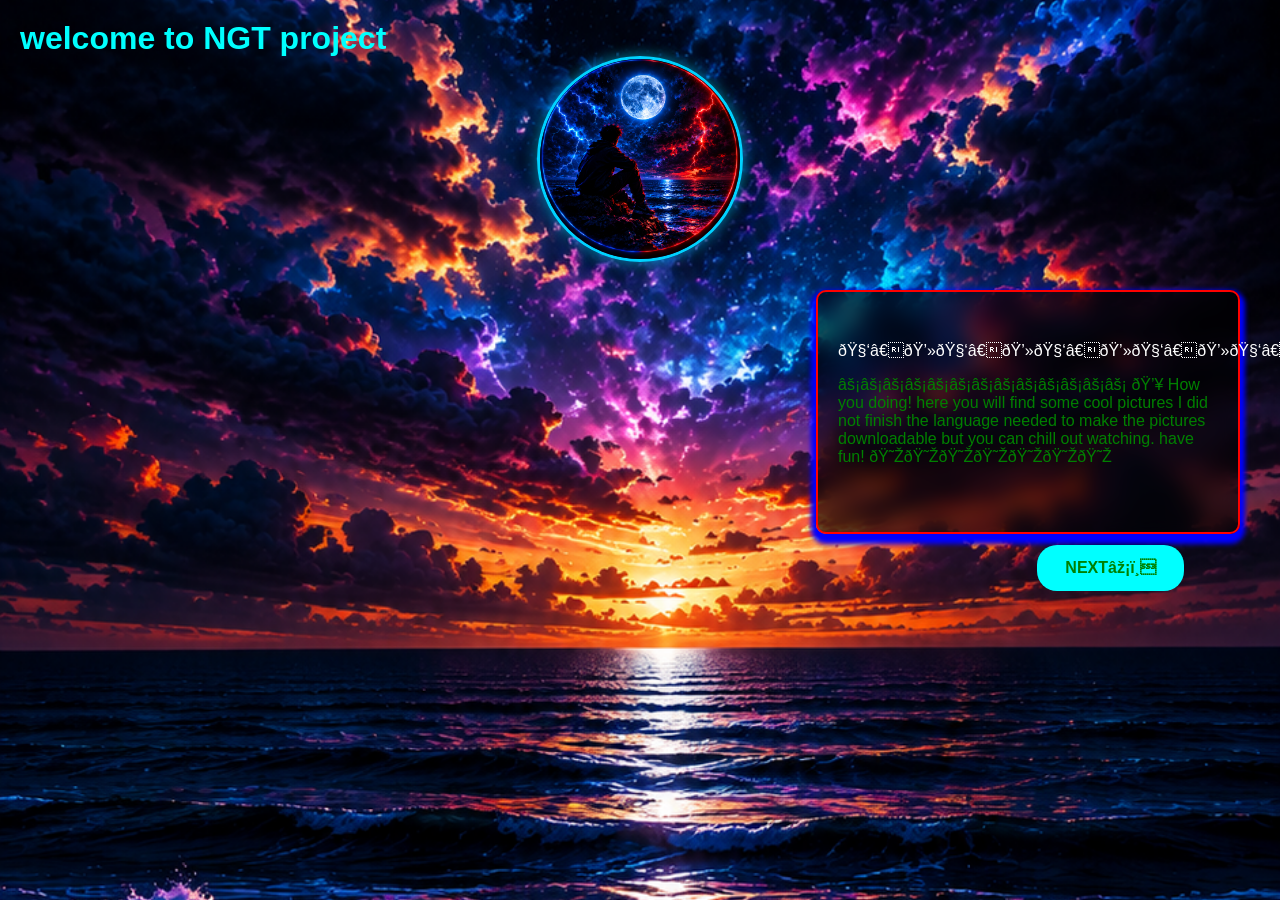
<file: index.html>
<!doctypehtml>
   <html>
       <head> 
           <metacharset="UTF-8">
     <meta name="viewport" content="width=device-width, initial-scale=1.0">
         <link rel="stylesheet" href="style.css">
         <title>my2project</title>
       </head>
       <body>
           <br<br>
        <h1>welcome to NGT project</h1>  
         <br><br>  
        <div class="card">
            🧑‍💻🧑‍💻🧑‍💻🧑‍💻🧑‍💻🧑‍💻🧑‍💻🧑‍💻🧑‍💻🧑‍💻🧑‍💻🧑‍💻🧑‍💻
                 <p>
          ⚡⚡⚡⚡⚡⚡⚡⚡⚡⚡⚡⚡⚡
     💥 How you doing! here you will find some cool pictures I did not finish the language needed to make the pictures downloadable but you can chill out watching. have 
      fun! 😎😎😎😎😎😎😎
            </p>    
      <a href ="Next.html"><button>NEXT➡️</button></a>
        </div> 
         <img src="myphoto2.png" alt="my profile picture" class="profile-pic">
       </body>
       </html>
</file>
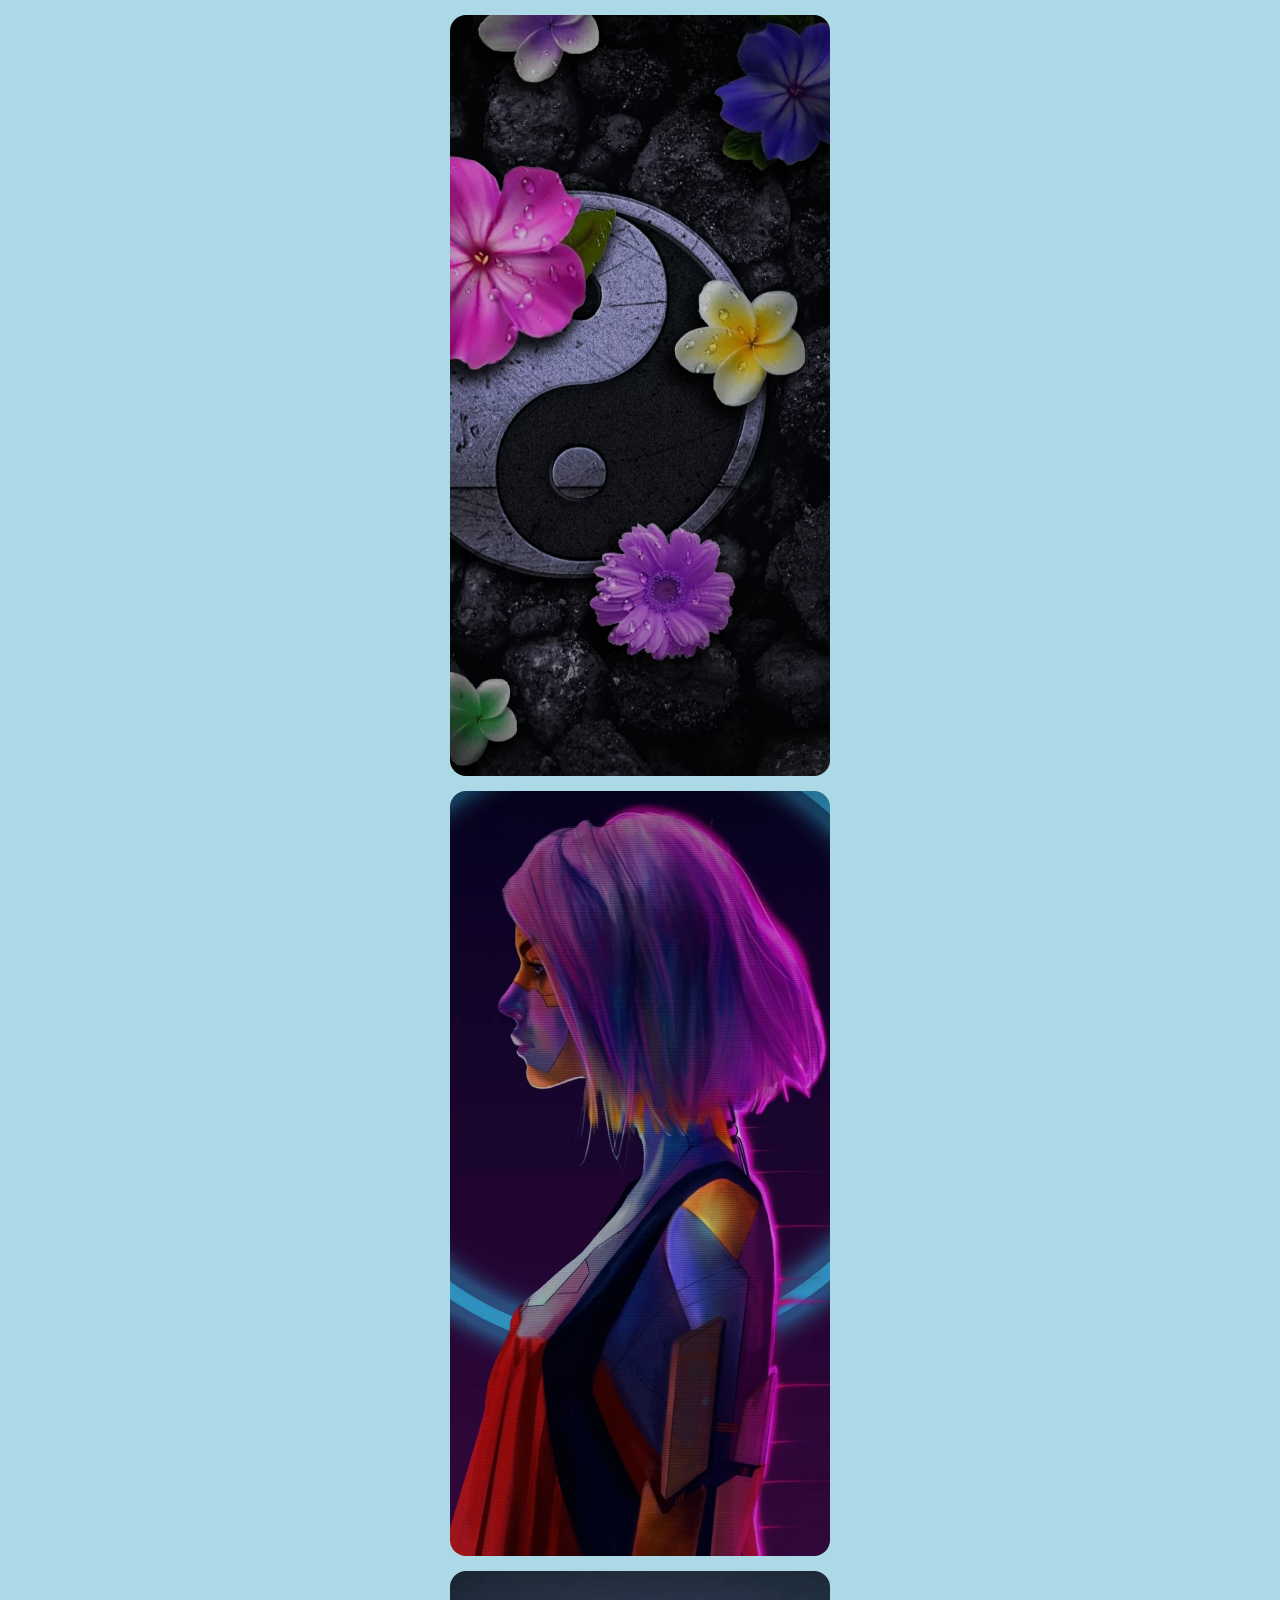
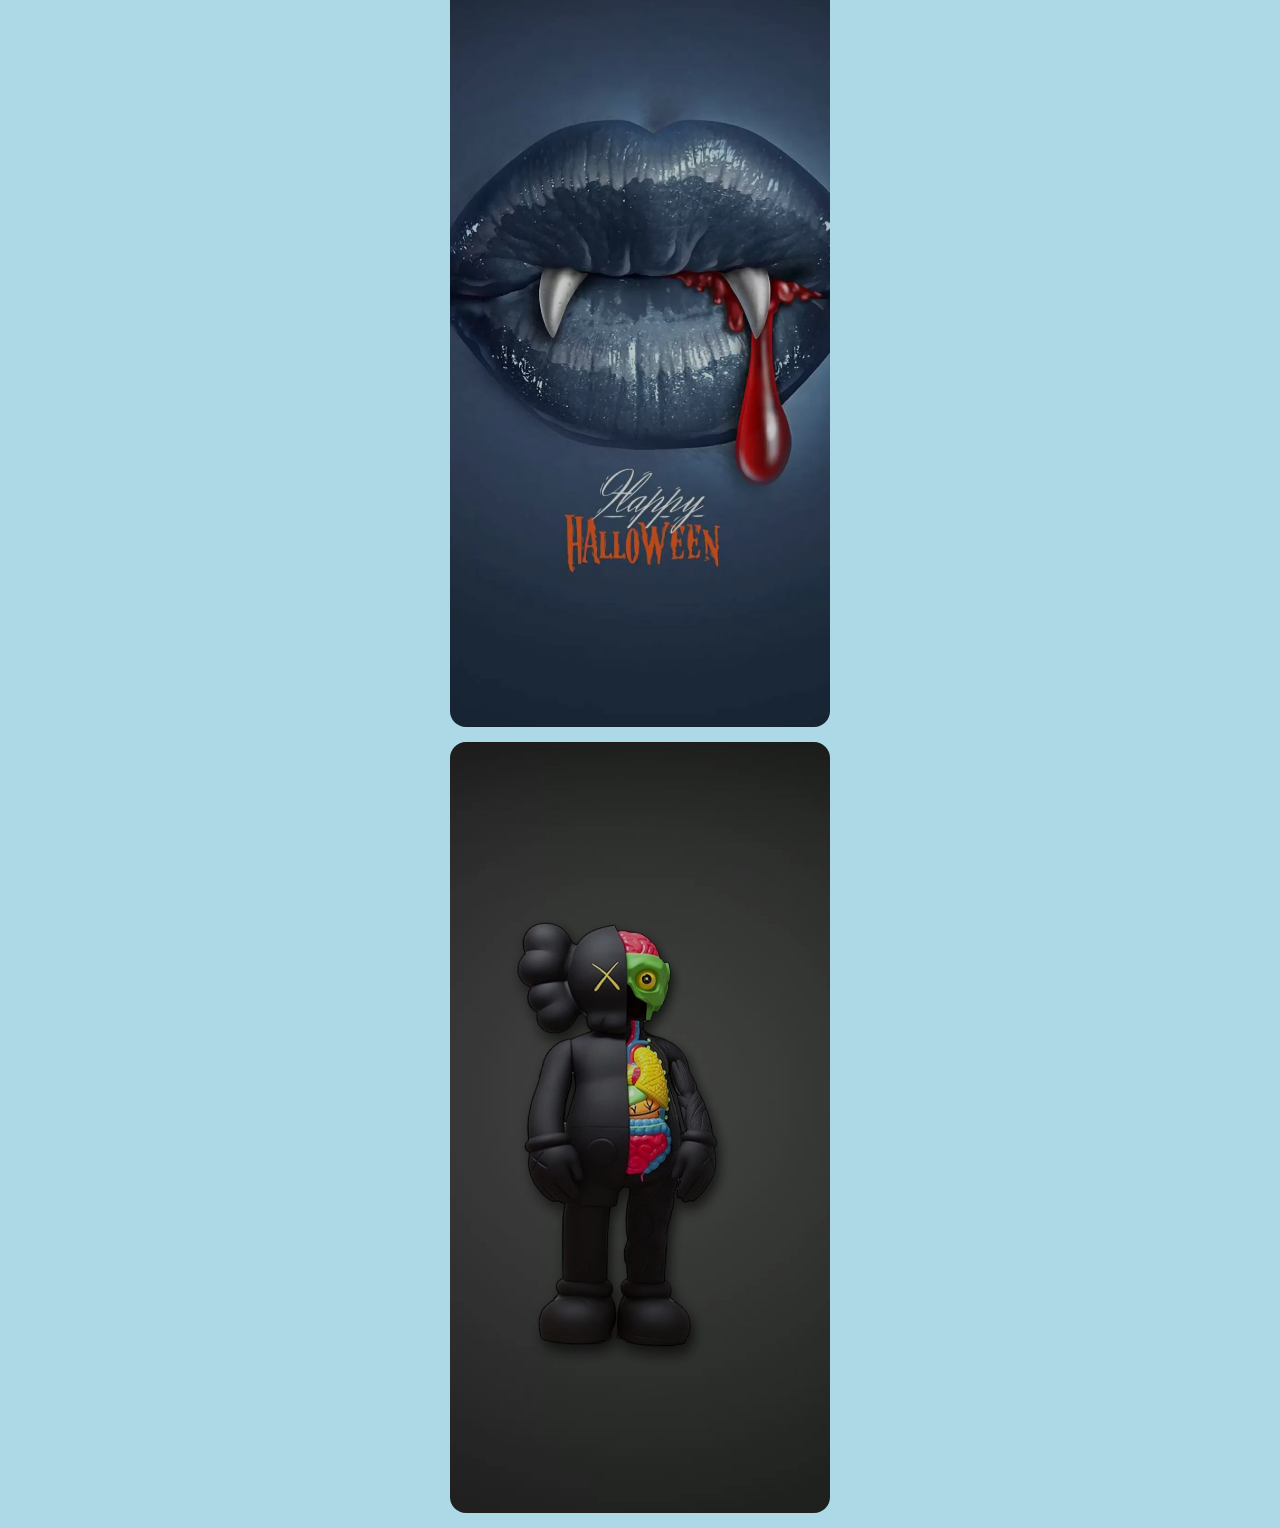
<file: abstract.html>
<!doctypehtml>
<html>
    <head>
       <meta name="viewport" content="width=device-width, initial-scale=1.0">  
    <link rel="stylesheet" href="all.css">
    <title>abstruct</title>
    </head>
    <body>
     <img src="you1.jpg" rel="my profile picture">
    <img src="you2.jpg" rel="my profile picture">
    <img src="you3.jpg" rel="my profile picture">
    <img src="you4.jpg" rel="my profile picture">
    </body>
    </body>
</html>
</file>
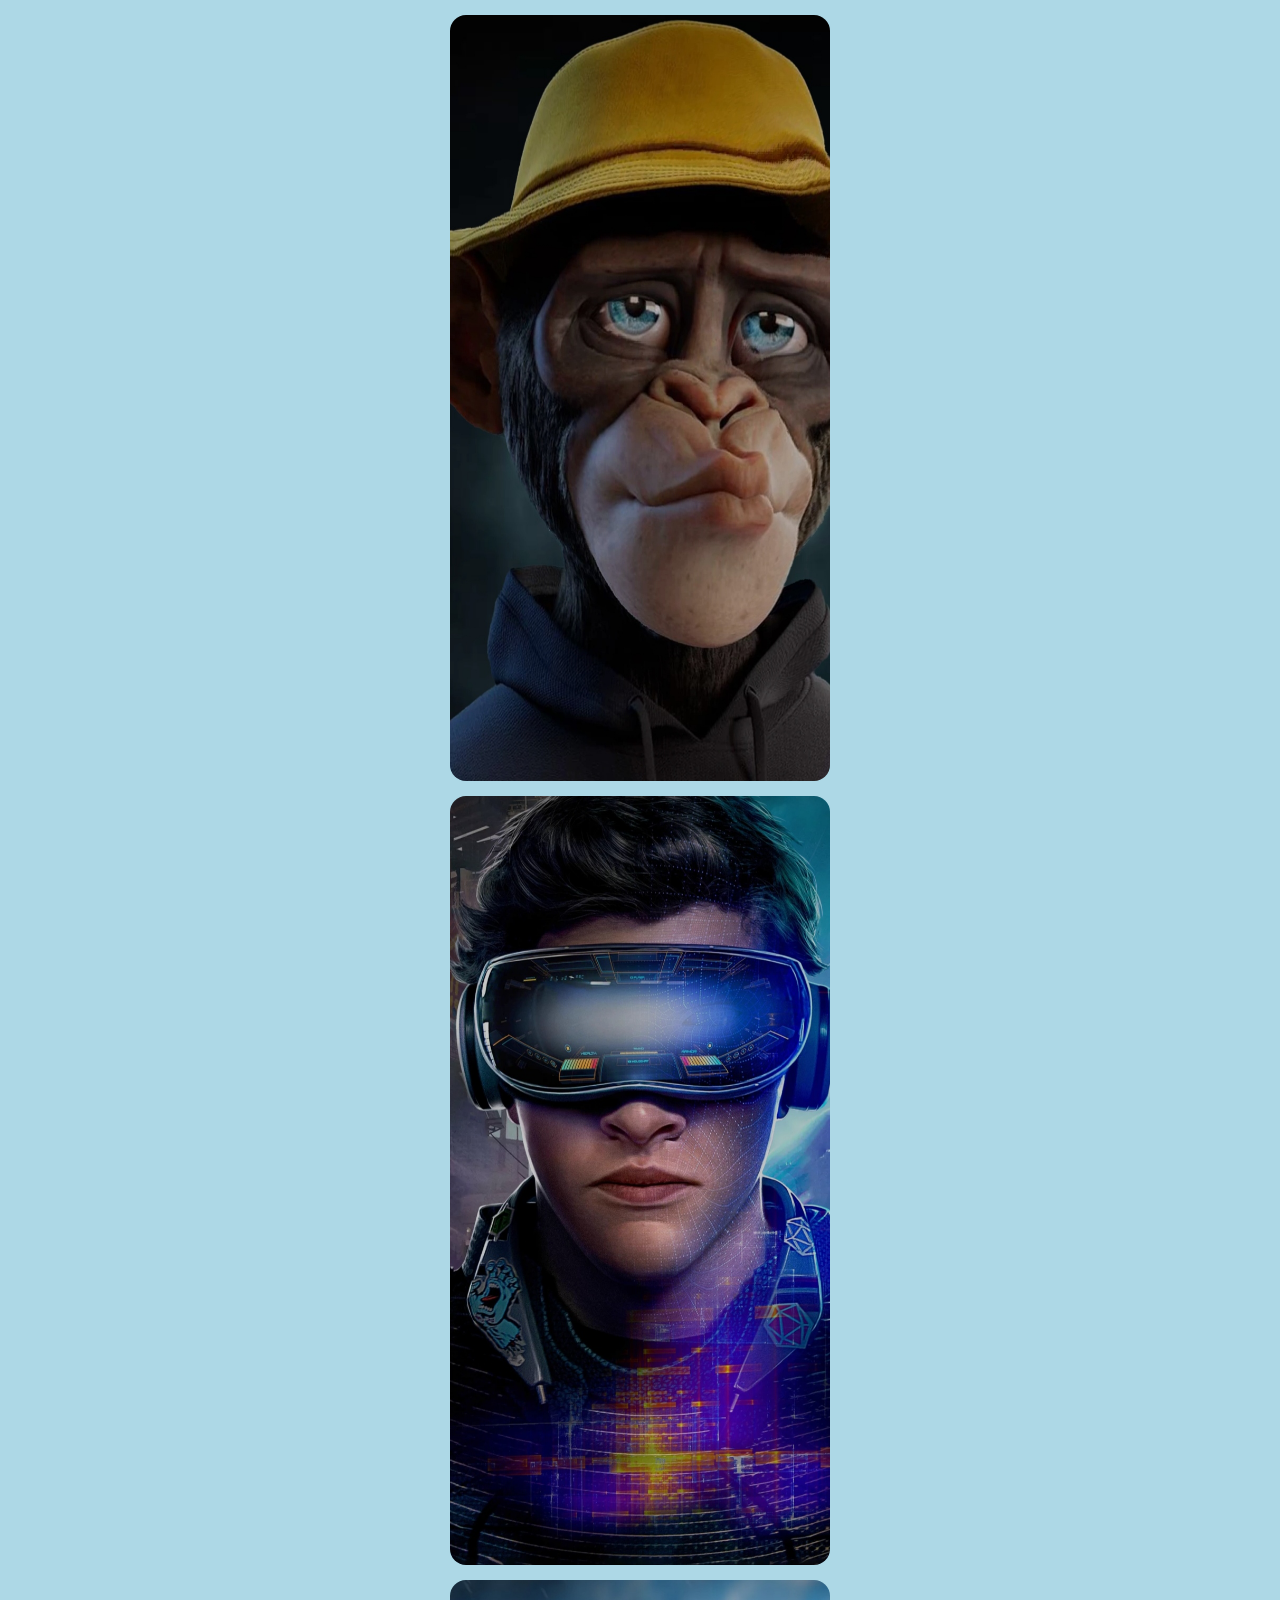
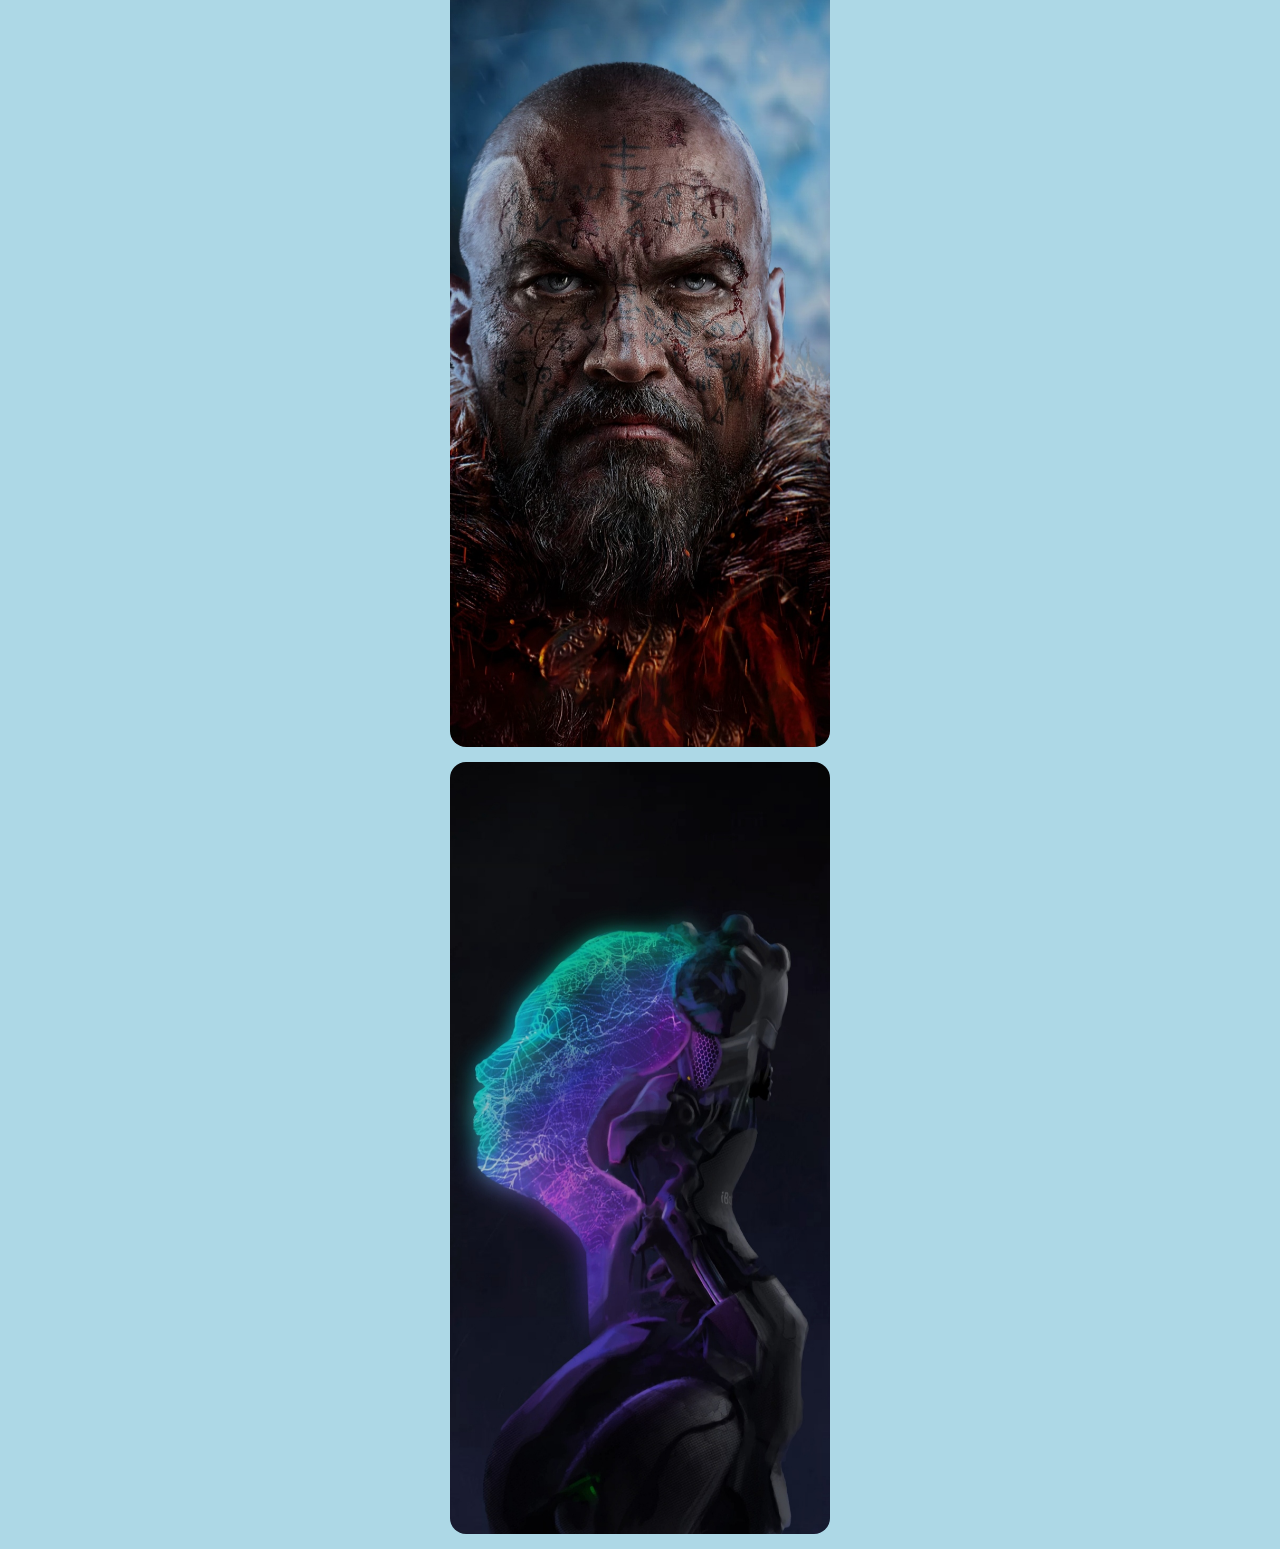
<file: fantasy.html>
<!doctypehtml>
<html>
    <head>
       <meta name="viewport" content="width=device-width, initial-scale=1.0">  
    <link rel="stylesheet" href="all.css">
    <title>picture</title>
    </head>
    <body>
    <img src="hi1.jpg" rel="my profile picture">
    <img src="hi2.jpg" rel="my profile picture">
    <img src="hi3.jpg" rel="my profile picture">
    <img src="hi4.jpg" rel="my profile picture">
    </body>
</html>
</file>
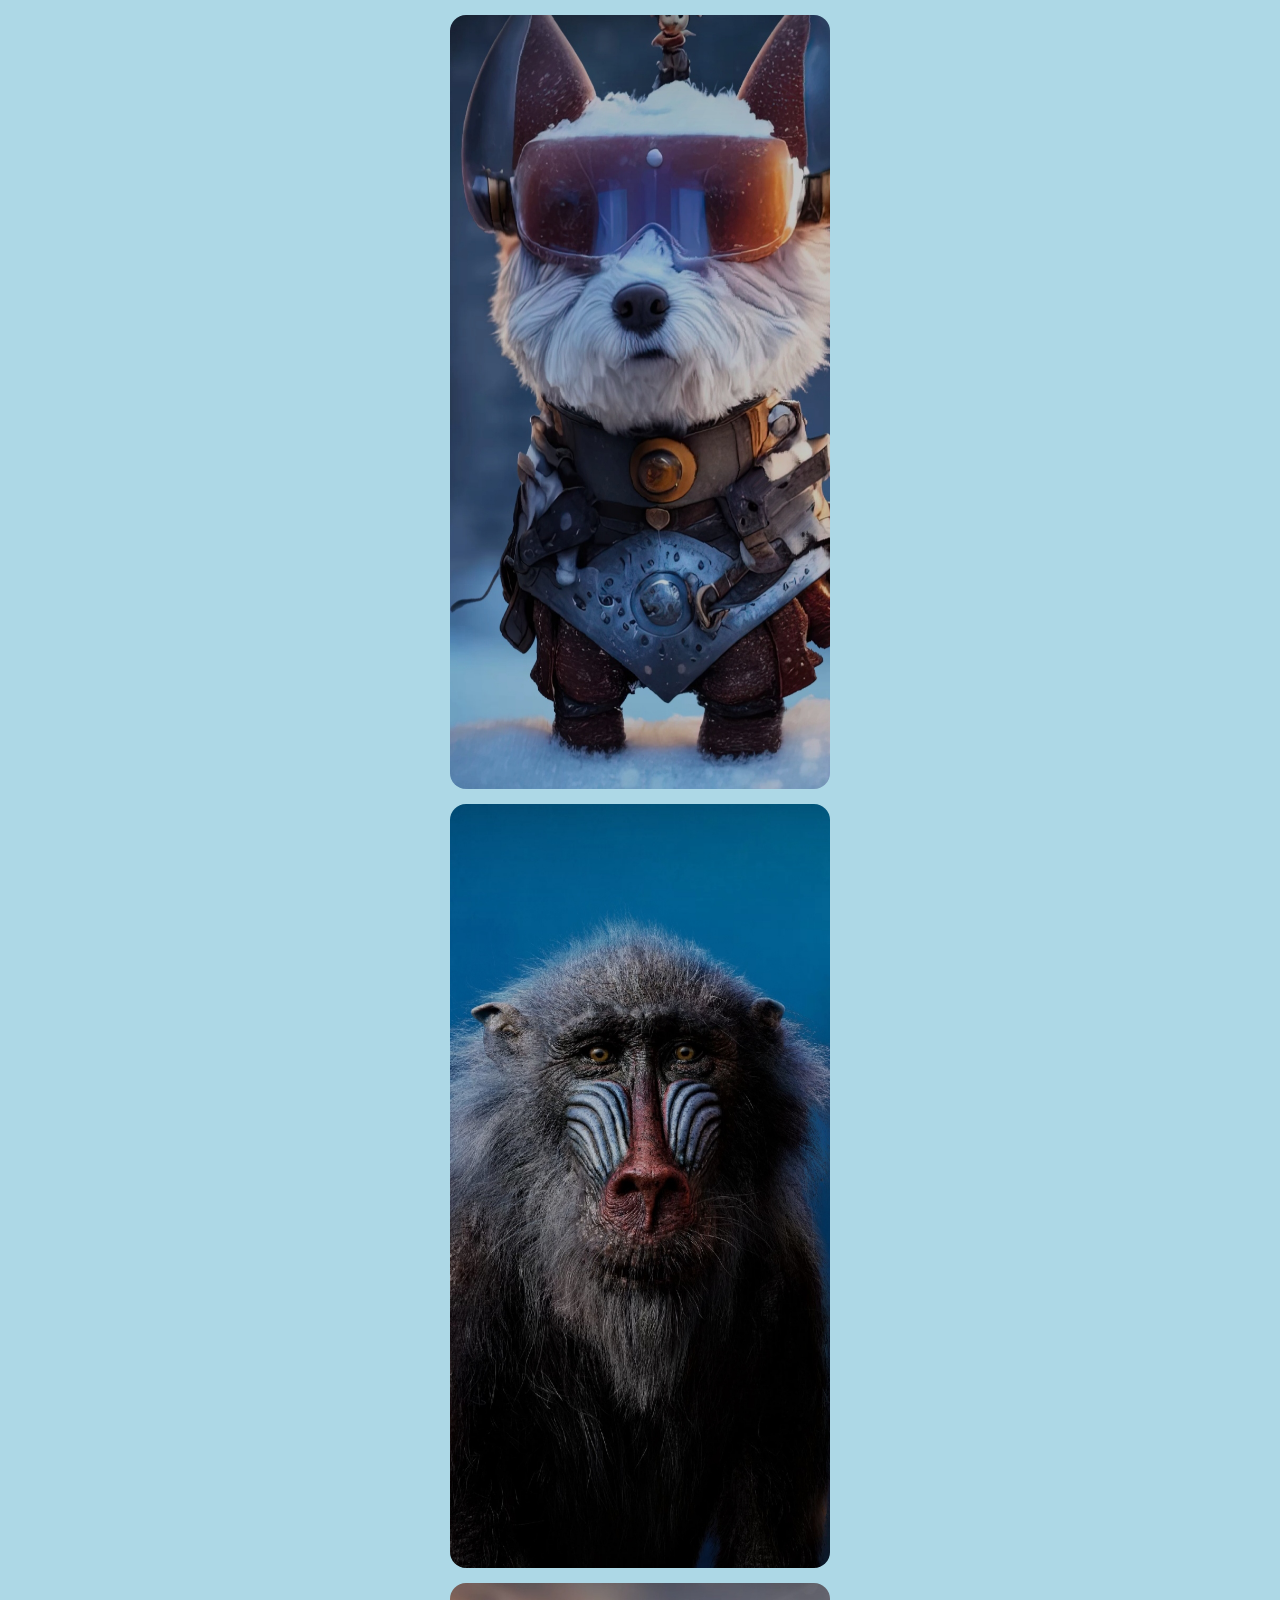
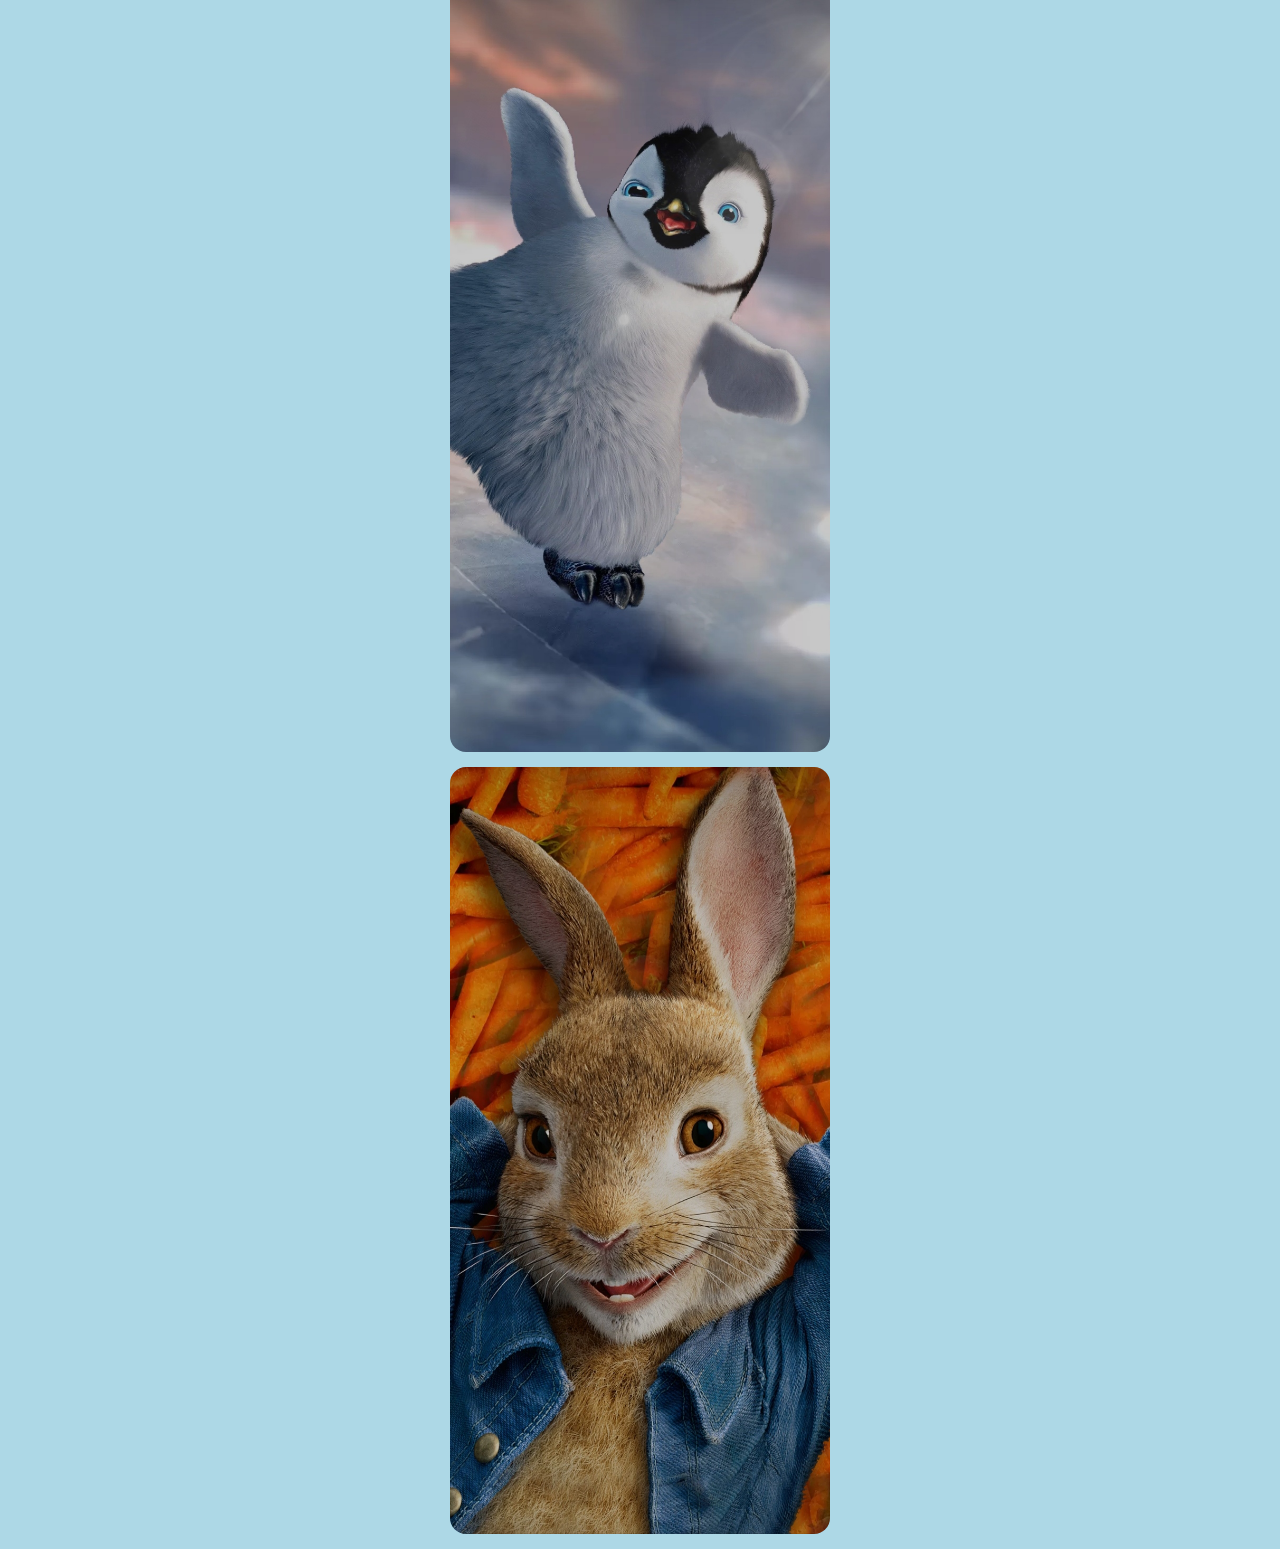
<file: nature.html>
<!doctypehtml>
<html>
    <head>
       <meta name="viewport" content="width=device-width, initial-scale=1.0">  
    <link rel="stylesheet" href="all.css">
    <title>nature</title>
    </head>
    <body>
   <img src="my.png" rel="my profile picture">
   <img src="my3.jpg" rel="my profile picture">
   <img src="my4.jpg" rel="my profile picture">
    </body>
    <img src="my5.jpg" rel="my profile picture">   
</html>
</file>
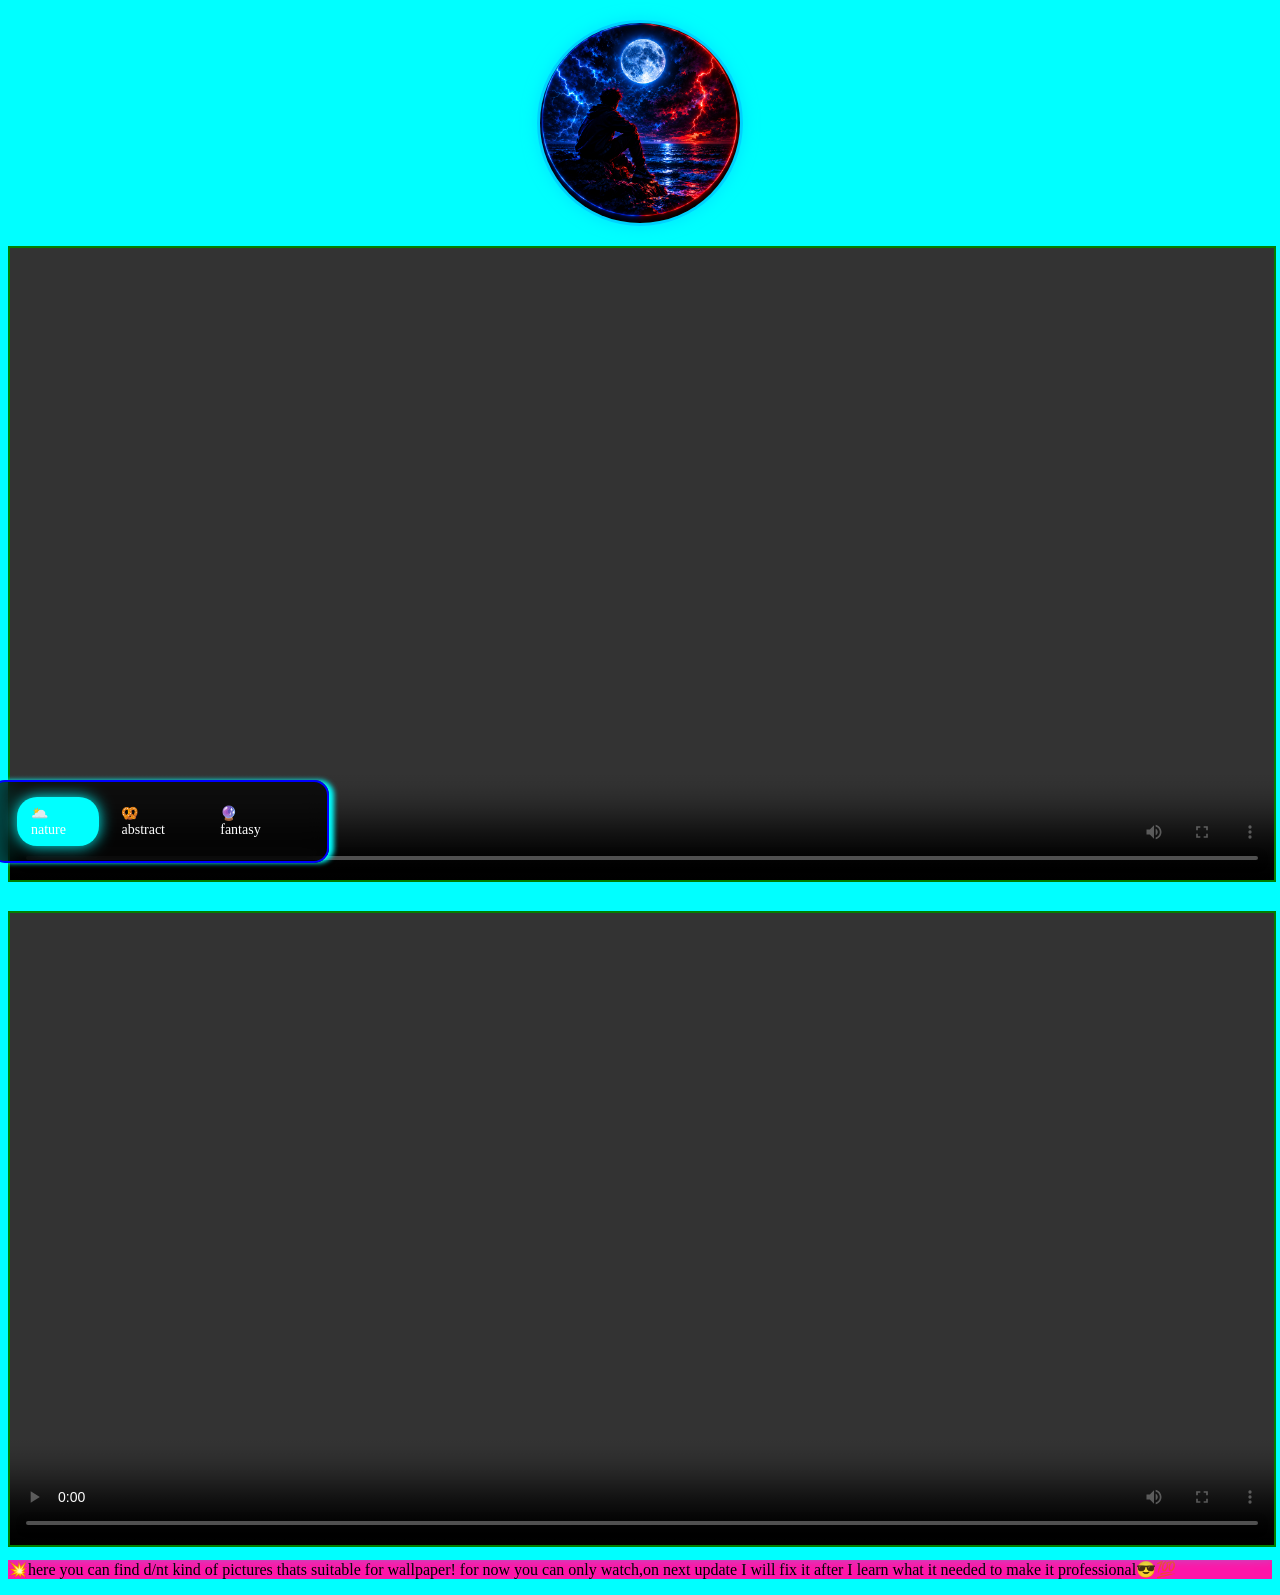
<file: Next.html>
<!DOCTYPEhtml>
<html>
<head>
    <meta name="viewport" content="width=device-width, initial-scale=1.0">
    <link rel="stylesheet" href="hello.css">
    <title>NEXT</title>
</head>
<body>

    <img src="myphoto2.png" alt="my profile picture" class="profile-pic">

    <video controls width="100%" class="my-video2">
        <source src="my.mp4" type="video/mp4">
    </video>
   <video controls width="100%" class="my-video1">
     <source src="hello.mp4" type="video/mp4">
   </video>
    <br>
    <br>
      <p>💥here you can find d/nt kind of pictures thats suitable for wallpaper! for now you can only watch,on next update I will fix it after I learn what it needed to make it professional😎💯</p>
    <nav class="navbar">
     <div class="nav-links">
     <a href="nature.html">🌥️nature</a>
     <a href="abstract.html">🥨abstract</a>
     <a href="fantasy.html">🔮fantasy</a>
    <div class="indicator"></div>
        <div>
    </nav>
</body>
</html>
</file>
<file: style.css>
body{
    background-image:url('photo.jpg');
    background-size:cover;
    background-position:center;
    background-repeat:no-repeat;
    min-height:100vh;
    margin:0;
    color:white;
    font-family:sans-serif;
}
h1{
    position:relative;
    color:aqua;
}
h1{
    position:absolute;
    top:-1px;
    left:20px;
}

p{
   color:green;
}
/* card area */
 .card{
     width:70%;
     max-width:380px;
     padding:50px 20px;
     margin:1pxauto;
     border:2px solid red;
     border-radius:10px; 
     box-shadow:0px 5px 5px 5px blue;
     background:rgba(0,0,0,0.6);
     backdrop-filter:blur(10px);
     taxt-align:center;
     postion:relative; 
       }
    .card{
        position:absolute;
        top:290px;
        right:40px;
    }
        /* button area */
button {
    background-color:lightblue;
    color:green; 
    padding: 20px 40px;
    border-radius: 20px;
    border: none;
    margin: 5px;
    background-position:center;
    text-align:center;
    position:relative;
    }
    button{
        position:absolute;
        top:238px;
        right:54px;
    }

/* 2. Button Base Style */
button {
    background-color: aqua;
    color: green;
    padding: 14px 28px;
    border-radius: 20px;
    border: none;
    margin: 15px auto;
    font-size: 16px;
    font-weight: bold;
    cursor: pointer;
    display: inline-block;
    transition: all 0.3s ease; /* Makes transitions smooth */
}

/* 3. Button Hover Animation (Clean syntax!) */
button:hover {
    background-color: #00e5ff;
    color: #ffffff;
    transform: scale(1.05) translateY(-3px); /* Lifts up slightly */
    animation: flicker 0.8s infinite alternate; /* Loops the flicker keyframe */
}

/* 4. Click Feedback */
button:active {
    transform: scale(0.95);
}

/* 5. Keyframes for the Neon Flicker Effect */
@keyframes flicker {
    0% {
        box-shadow: 0 0 10px cyan;
        text-shadow: 0 0 5px cyan;
    }
    100% {
        box-shadow: 0 0 25px cyan, 0 0 45px #00d2ff;
        text-shadow: 0 0 12px white;
    }
}button:hover {
    background: purple;
    transform: scale(1.08) translateY(-5px);
    box-shadow: 0 5px 15px gray;
}

button:active {
    transform: scale(0.88);
}
            .profile-pic {
    /* 1. Control the size (adjust numbers as you like) */
    width: 200px;
    height: 200px;
    
    /* 2. Keeps the image inside crisp without stretching */
    object-fit: cover;
    
    /* 3. Makes it a perfect circle (or 20px for rounded square) */
    border-radius: 50%;
    
    /* 4. Centers the photo horizontally with breathing room */
    display: block;
    margin: 20px auto;
    
    /* 5. Optional: Add a glowing neon ring to match the blue/red light */
    border: 3px solid #00d2ff;
    box-shadow: 0 0 15px rgba(0, 210, 255, 0.6);
}
</file>
<file: all.css>
body{
    background:lightblue;
}
img{
   max-width:100%;
   width:280px;
   height:180px;
   object-fit:cover;
   border-radius:15px;
   margin:10px;
   desplay-flex:center;
   flex-direction:colomn;
}
/* Responsive Image */
img {
    width: 100%;
    max-width: 380px;
    height: auto;
    border-radius: 16px;
    display: block;
    margin: 15px auto;
}
</file>
<file: hello.css>
body {
    background-color:aqua;
   }
   
  p{
      background-color:#ff15a8;
  }
  
          .profile-pic {
    /* 1. Control the size (adjust numbers as you like) */
    width: 200px;
    height: 200px;
    
    /* 2. Keeps the image inside crisp without stretching */
    object-fit: cover;
    
    /* 3. Makes it a perfect circle (or 20px for rounded square) */
    border-radius: 50%;
    
    /* 4. Centers the photo horizontally with breathing room */
    display: block;
    margin: 20px auto;
    
    /* 5. Optional: Add a glowing neon ring to match the blue/red light */
    border: 3px solid #00d2ff;
    box-shadow: 0 0 15px rgba(0, 210, 255, 0.6);
}
 video{
     border-radious:5px;
     box-shadow:0 5px 15px aqua;
     border:2px solid green;
     position:relative;
 }
  .my-video1{
      top:25px;
      right:0px;
  }
  /* navigation */
     .navbar {
    display: flex;
    flex-direction:row;
    align-items: center;
    gap:15px;
    width:285px;
    padding: 15px 25px;
    background: rgba(0, 0, 0, 0.7);
    border-radius:15px;
    border:2px solid blue;
    box-shadow:5px 0px 5px aqua;
    position:relative;
    backdrop-filter:blur(10px);
}

     .navbar h2 {
    color: green;
}

.nav-links {
  flex-direction:row;
    display:flex;
    gap:30px;
    font-size:15px;
}

.nav-links a {
    color: blue;
    text-decoration: none;
    transition:0.3s;
}

    .nav-links a:hover{
             color:cyan;
             text-shadow:0 0 10px cyan; 
             transform:translateY(5px); 
    }
         @media(max-width:800px){
             .navbar{
                 flex-direction:column;
                 width:100%;
             }
             .navbar h2{
                 font-size:24px;
             }
             .nav-links{
                 flex-direction:colomn;
                 gap:20px;
                 font-size:16px;
             }
         }
         
       .navbar{
           position:absolute; 
           top:780px;
           left:-10px;
       }
     .indicator {
    background-color: aqua;
    width: 80px;
    height: 30px;
    border-radius: 15px;
    color: black;
    display: inline-block;
}
       /* 1. The wrapper must be relative so the pill moves inside it */
.nav-links {
    position: relative;
    display: flex;
    align-items: center;
    gap: 12px;
}

/* 2. Text sits on top (z-index: 2) */
.nav-links a {
    position: relative;
    z-index: 2;
    color: white;
    text-decoration: none;
    padding: 8px 14px;
    font-size: 14px;
    transition: color 0.25s ease;
}

/* Turns text dark when the bright aqua pill slides underneath */
.nav-links a:hover {
    color: #0d061a;
}

/* 3. The sliding background indicator */
.indicator {
    position: absolute;       /* Pulls it behind the links */
    top: 0;
    left: 0;
    width: 82px;
    height: 100%;
    background-color: aqua;
    border-radius: 20px;
    z-index: 1;               /* Underneath link text */
    pointer-events: none;     /* Clicks pass through to the links */
    box-shadow: 0 0 15px aqua;
    transition: transform 0.3s ease, width 0.3s ease; /* Smooth glide */
}

/* 4. Slide under whichever link is hovered */
.nav-links:has(a:nth-child(1):hover) .indicator {
    transform: translateX(0px);
    width: 82px;
}

.nav-links:has(a:nth-child(2):hover) .indicator {
    transform: translateX(90px);
    width: 96px;
}

.nav-links:has(a:nth-child(3):hover) .indicator {
    transform: translateX(190px);
    width: 86px;
}
</file>
